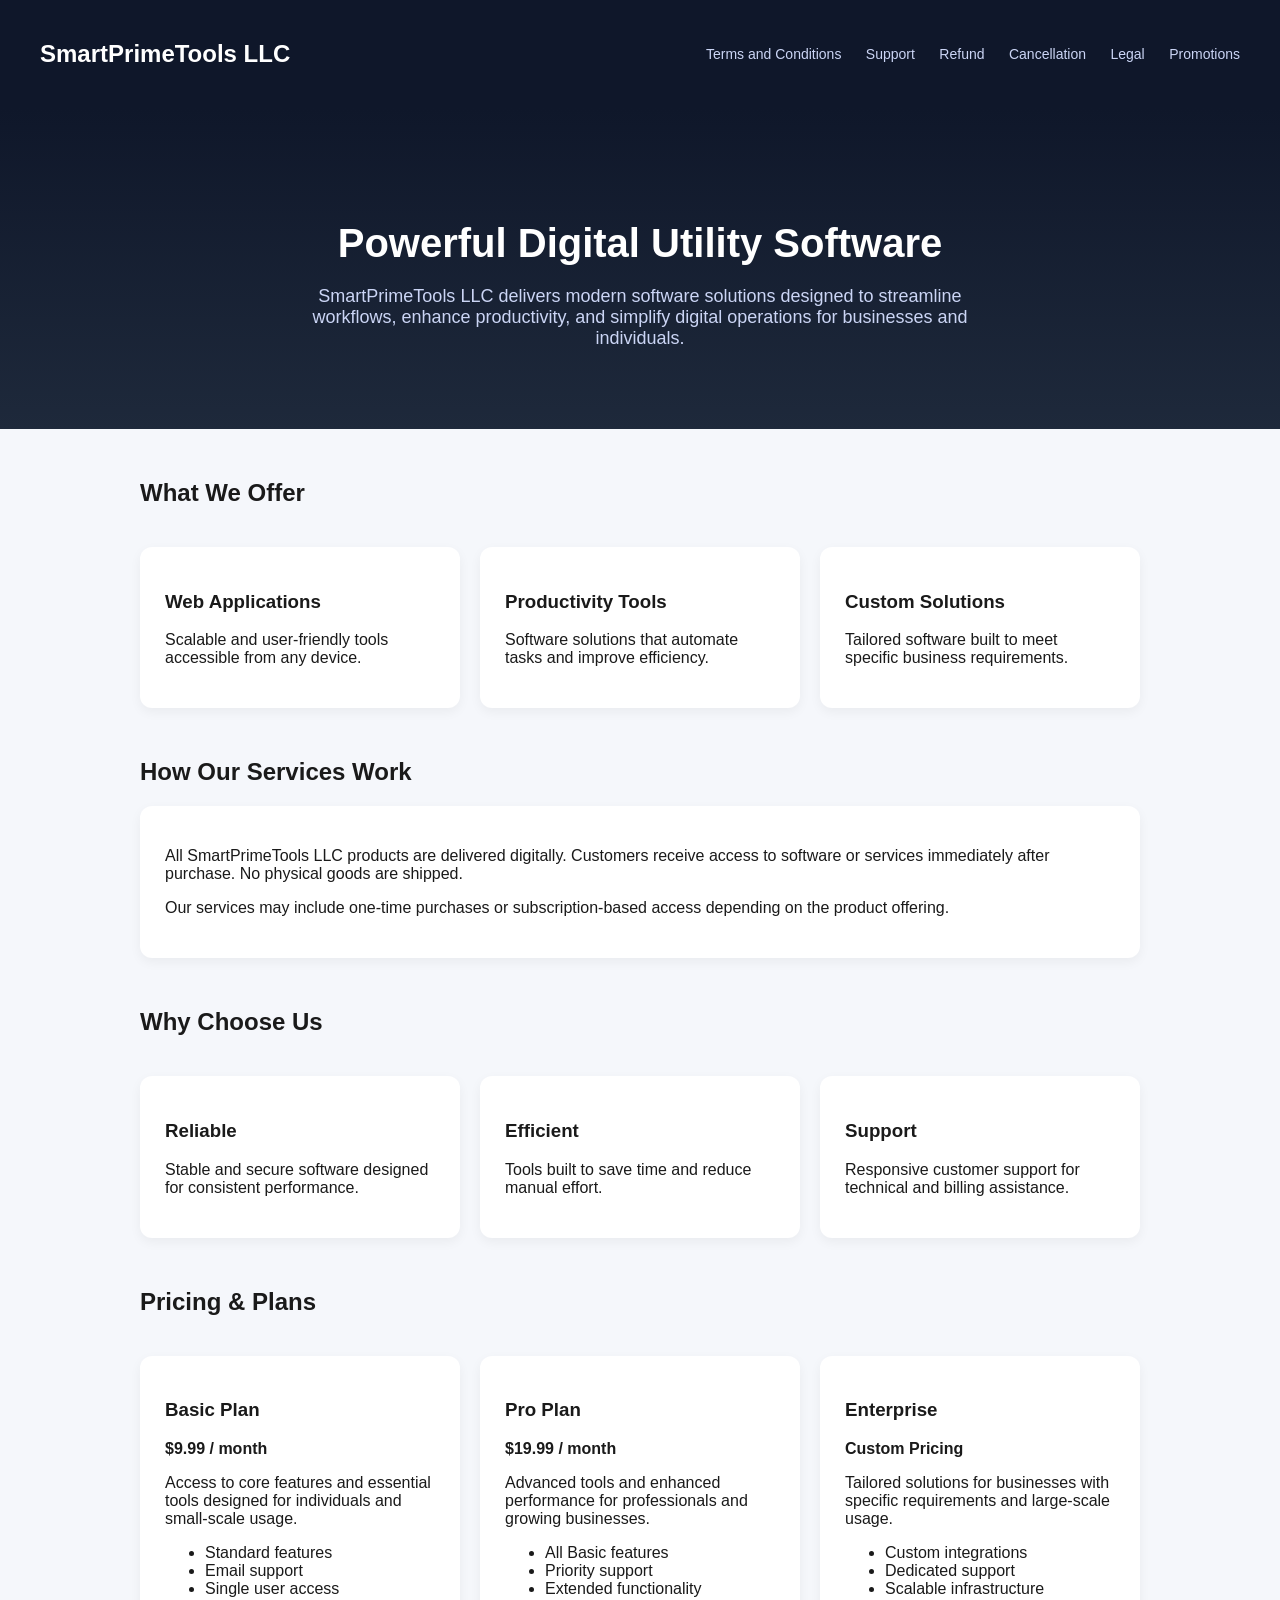
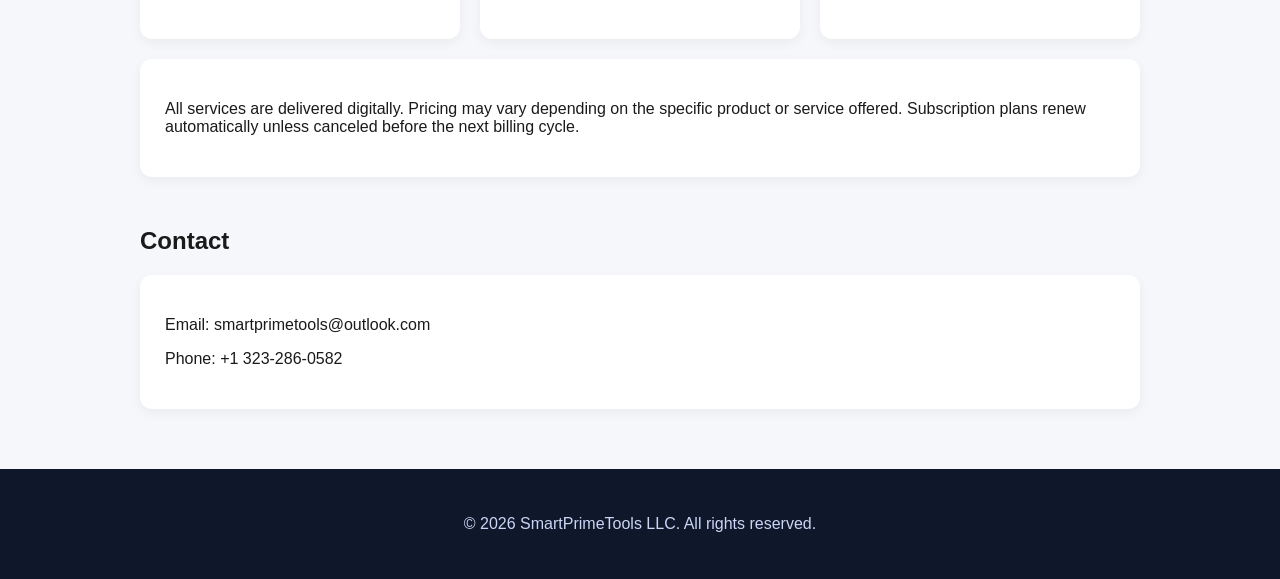
<file: index.html>
<!doctype html>
<html lang="en">
  <head>
    <meta charset="UTF-8" />
    <meta name="viewport" content="width=device-width, initial-scale=1.0" />
    <title>SmartPrimeTools LLC</title>

    <style>
      body {
        margin: 0;
        font-family:
          -apple-system, BlinkMacSystemFont, "Segoe UI", Roboto, Arial;
        background: #f5f7fb;
        color: #1a1a1a;
      }

      /* HEADER */
      header {
        background: #0f172a;
        color: white;
        padding: 20px 40px;
        display: flex;
        justify-content: space-between;
        align-items: center;
      }

      nav a {
        color: #cbd5f5;
        margin-left: 20px;
        text-decoration: none;
        font-size: 14px;
      }

      nav a:hover {
        color: white;
      }

      /* HERO */
      .hero {
        padding: 80px 40px;
        text-align: center;
        background: linear-gradient(to bottom, #0f172a, #1e293b);
        color: white;
      }

      .hero h1 {
        font-size: 40px;
        margin-bottom: 20px;
      }

      .hero p {
        font-size: 18px;
        max-width: 700px;
        margin: auto;
        color: #cbd5f5;
      }

      /* SECTIONS */
      .section {
        max-width: 1000px;
        margin: 50px auto;
        padding: 0 20px;
      }

      .card {
        background: white;
        padding: 25px;
        border-radius: 12px;
        margin-top: 20px;
        box-shadow: 0 4px 12px rgba(0, 0, 0, 0.05);
      }

      /* GRID */
      .grid {
        display: grid;
        grid-template-columns: repeat(auto-fit, minmax(250px, 1fr));
        gap: 20px;
      }

      /* FOOTER */
      footer {
        background: #0f172a;
        color: #cbd5f5;
        text-align: center;
        padding: 30px;
        margin-top: 60px;
      }
    </style>
  </head>
  <body>
    <header>
      <h2>SmartPrimeTools LLC</h2>
      <nav>
        <a href="terms.html">Terms and Conditions</a>
        <a href="support.html">Support</a>
        <a href="refund.html">Refund</a>
        <a href="cancellation.html">Cancellation</a>
        <a href="legal.html">Legal</a>
        <a href="promotions.html">Promotions</a>
      </nav>
    </header>

    <section class="hero">
      <h1>Powerful Digital Utility Software</h1>
      <p>
        SmartPrimeTools LLC delivers modern software solutions designed to
        streamline workflows, enhance productivity, and simplify digital
        operations for businesses and individuals.
      </p>
    </section>

    <section class="section">
      <h2>What We Offer</h2>

      <div class="grid">
        <div class="card">
          <h3>Web Applications</h3>
          <p>Scalable and user-friendly tools accessible from any device.</p>
        </div>

        <div class="card">
          <h3>Productivity Tools</h3>
          <p>Software solutions that automate tasks and improve efficiency.</p>
        </div>

        <div class="card">
          <h3>Custom Solutions</h3>
          <p>Tailored software built to meet specific business requirements.</p>
        </div>
      </div>
    </section>

    <section class="section">
      <h2>How Our Services Work</h2>
      <div class="card">
        <p>
          All SmartPrimeTools LLC products are delivered digitally. Customers
          receive access to software or services immediately after purchase. No
          physical goods are shipped.
        </p>
        <p>
          Our services may include one-time purchases or subscription-based
          access depending on the product offering.
        </p>
      </div>
    </section>

    <section class="section">
      <h2>Why Choose Us</h2>
      <div class="grid">
        <div class="card">
          <h3>Reliable</h3>
          <p>Stable and secure software designed for consistent performance.</p>
        </div>

        <div class="card">
          <h3>Efficient</h3>
          <p>Tools built to save time and reduce manual effort.</p>
        </div>

        <div class="card">
          <h3>Support</h3>
          <p>
            Responsive customer support for technical and billing assistance.
          </p>
        </div>
      </div>
    </section>

    <section class="section">
      <h2>Pricing & Plans</h2>

      <div class="grid">
        <div class="card">
          <h3>Basic Plan</h3>
          <p><strong>$9.99 / month</strong></p>
          <p>
            Access to core features and essential tools designed for individuals
            and small-scale usage.
          </p>
          <ul>
            <li>Standard features</li>
            <li>Email support</li>
            <li>Single user access</li>
          </ul>
        </div>

        <div class="card">
          <h3>Pro Plan</h3>
          <p><strong>$19.99 / month</strong></p>
          <p>
            Advanced tools and enhanced performance for professionals and
            growing businesses.
          </p>
          <ul>
            <li>All Basic features</li>
            <li>Priority support</li>
            <li>Extended functionality</li>
          </ul>
        </div>

        <div class="card">
          <h3>Enterprise</h3>
          <p><strong>Custom Pricing</strong></p>
          <p>
            Tailored solutions for businesses with specific requirements and
            large-scale usage.
          </p>
          <ul>
            <li>Custom integrations</li>
            <li>Dedicated support</li>
            <li>Scalable infrastructure</li>
          </ul>
        </div>
      </div>

      <div class="card" style="margin-top: 20px">
        <p>
          All services are delivered digitally. Pricing may vary depending on
          the specific product or service offered. Subscription plans renew
          automatically unless canceled before the next billing cycle.
        </p>
      </div>
    </section>

    <section class="section">
      <h2>Contact</h2>
      <div class="card">
        <p>Email: smartprimetools@outlook.com</p>
        <p>Phone: +1 323-286-0582</p>
      </div>
    </section>

    <footer>
      <p>© 2026 SmartPrimeTools LLC. All rights reserved.</p>
    </footer>
  </body>
</html>
</file>
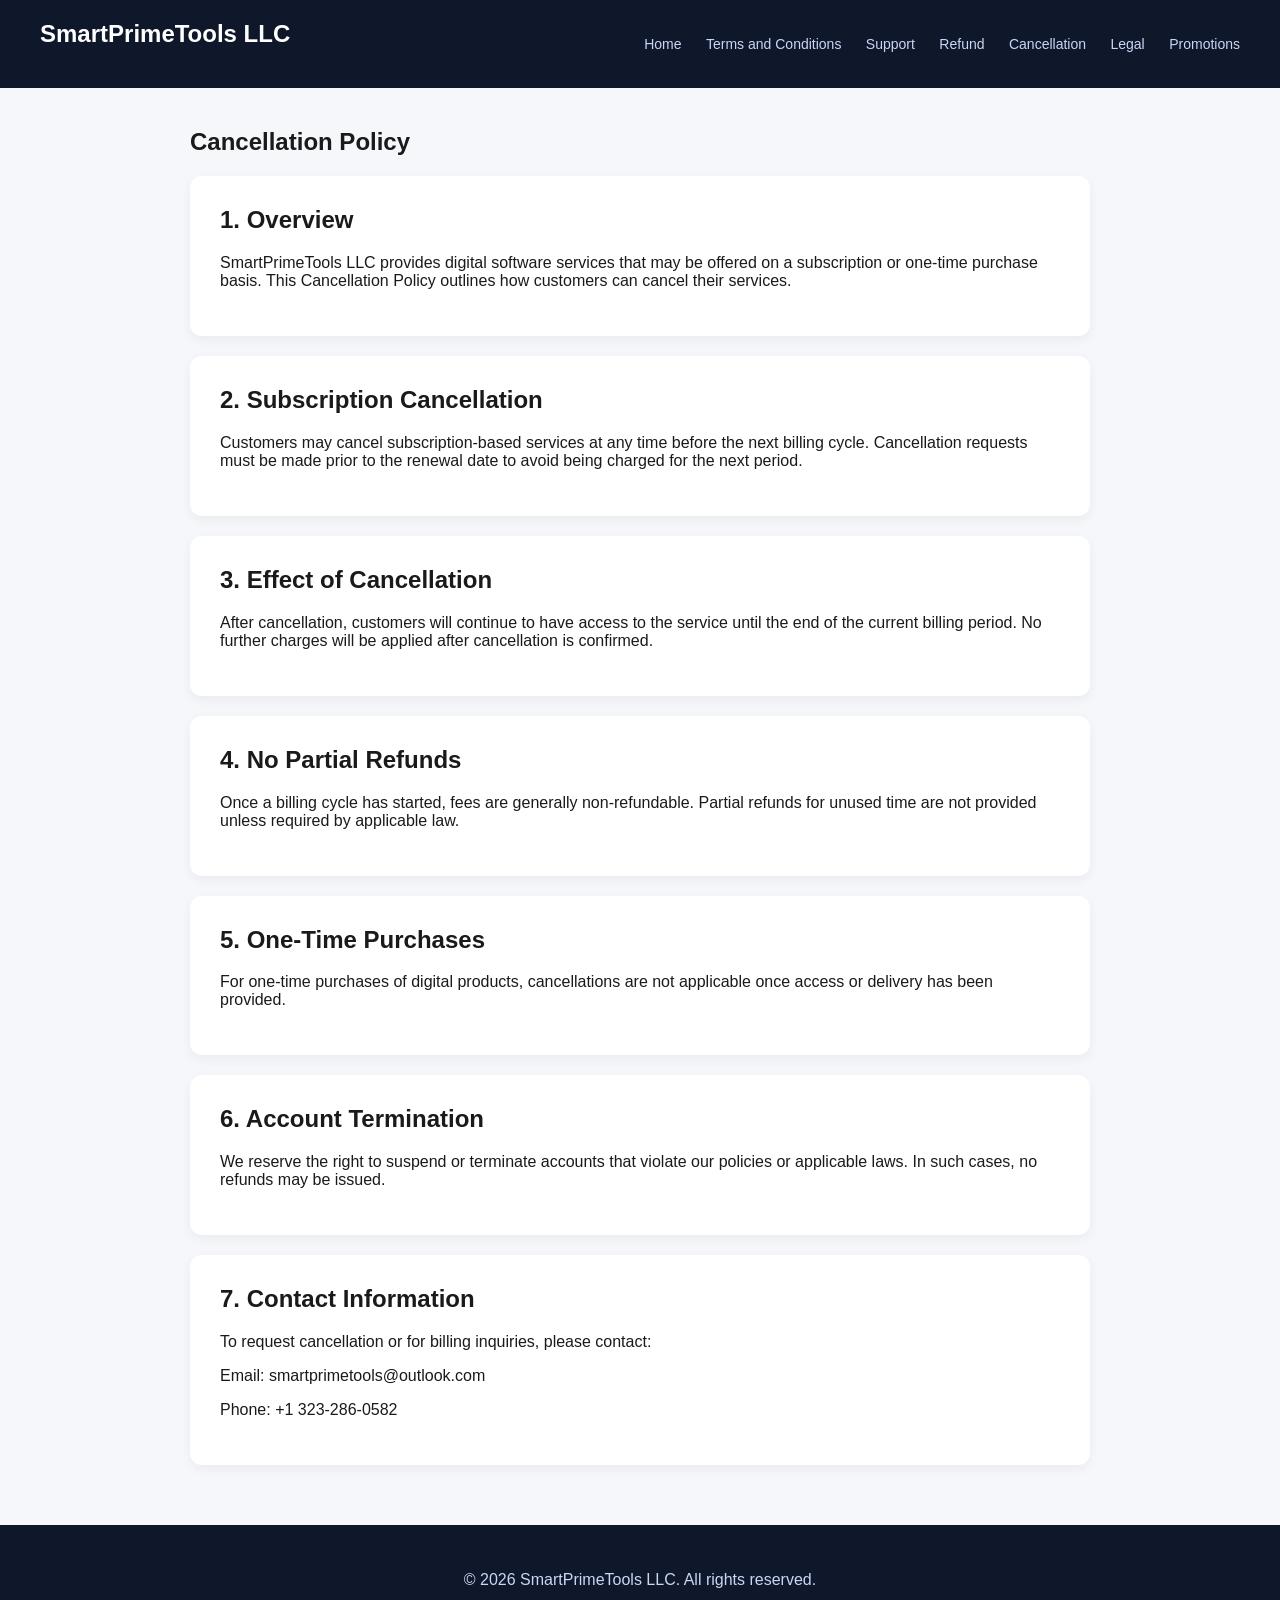
<file: cancellation.html>
<!doctype html>
<html lang="en">
  <head>
    <meta charset="UTF-8" />
    <meta name="viewport" content="width=device-width, initial-scale=1.0" />
    <title>Cancellation Policy - SmartPrimeTools LLC</title>

    <style>
      body {
        margin: 0;
        font-family:
          -apple-system, BlinkMacSystemFont, "Segoe UI", Roboto, Arial;
        background: #f5f7fb;
        color: #1a1a1a;
      }

      header {
        background: #0f172a;
        color: white;
        padding: 20px 40px;
        display: flex;
        justify-content: space-between;
        align-items: center;
      }

      nav a {
        color: #cbd5f5;
        margin-left: 20px;
        text-decoration: none;
        font-size: 14px;
      }

      nav a:hover {
        color: white;
      }

      .section {
        max-width: 900px;
        margin: 40px auto;
        padding: 0 20px;
      }

      .card {
        background: white;
        padding: 30px;
        border-radius: 12px;
        margin-top: 20px;
        box-shadow: 0 4px 12px rgba(0, 0, 0, 0.05);
      }

      h1,
      h2 {
        margin-top: 0;
      }

      footer {
        background: #0f172a;
        color: #cbd5f5;
        text-align: center;
        padding: 30px;
        margin-top: 60px;
      }
    </style>
  </head>
  <body>
    <header>
      <h2>SmartPrimeTools LLC</h2>
      <nav>
        <a href="index.html">Home</a>
        <a href="terms.html">Terms and Conditions</a>
        <a href="support.html">Support</a>
        <a href="refund.html">Refund</a>
        <a href="cancellation.html">Cancellation</a>
        <a href="legal.html">Legal</a>
        <a href="promotions.html">Promotions</a>
      </nav>
    </header>

    <section class="section">
      <h1>Cancellation Policy</h1>

      <div class="card">
        <h2>1. Overview</h2>
        <p>
          SmartPrimeTools LLC provides digital software services that may be
          offered on a subscription or one-time purchase basis. This
          Cancellation Policy outlines how customers can cancel their services.
        </p>
      </div>

      <div class="card">
        <h2>2. Subscription Cancellation</h2>
        <p>
          Customers may cancel subscription-based services at any time before
          the next billing cycle. Cancellation requests must be made prior to
          the renewal date to avoid being charged for the next period.
        </p>
      </div>

      <div class="card">
        <h2>3. Effect of Cancellation</h2>
        <p>
          After cancellation, customers will continue to have access to the
          service until the end of the current billing period. No further
          charges will be applied after cancellation is confirmed.
        </p>
      </div>

      <div class="card">
        <h2>4. No Partial Refunds</h2>
        <p>
          Once a billing cycle has started, fees are generally non-refundable.
          Partial refunds for unused time are not provided unless required by
          applicable law.
        </p>
      </div>

      <div class="card">
        <h2>5. One-Time Purchases</h2>
        <p>
          For one-time purchases of digital products, cancellations are not
          applicable once access or delivery has been provided.
        </p>
      </div>

      <div class="card">
        <h2>6. Account Termination</h2>
        <p>
          We reserve the right to suspend or terminate accounts that violate our
          policies or applicable laws. In such cases, no refunds may be issued.
        </p>
      </div>

      <div class="card">
        <h2>7. Contact Information</h2>
        <p>To request cancellation or for billing inquiries, please contact:</p>
        <p>Email: smartprimetools@outlook.com</p>
        <p>Phone: +1 323-286-0582</p>
      </div>
    </section>

    <footer>
      <p>© 2026 SmartPrimeTools LLC. All rights reserved.</p>
    </footer>
  </body>
</html>
</file>
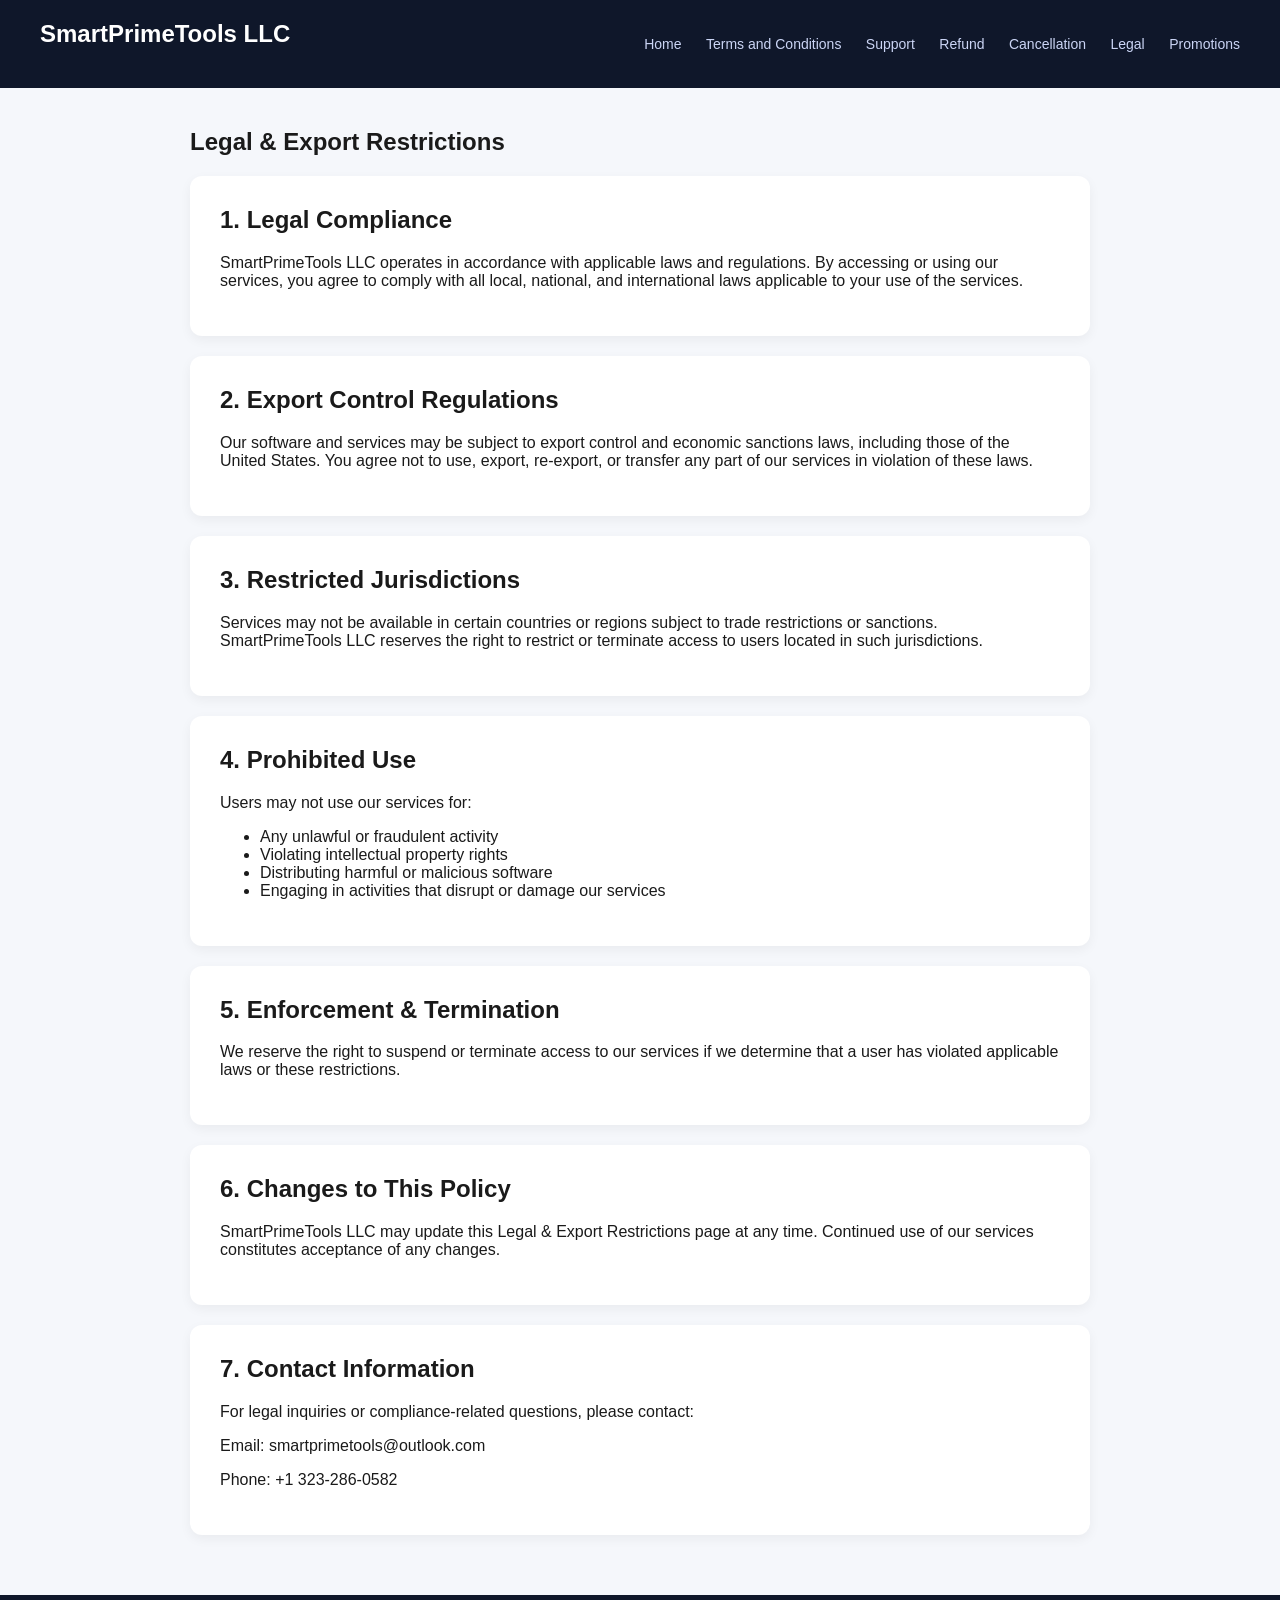
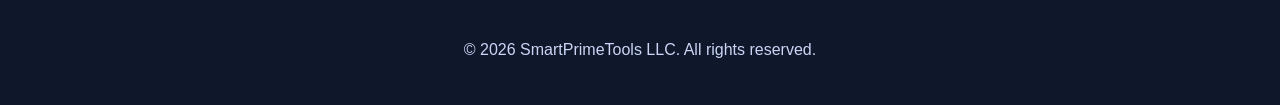
<file: legal.html>
<!doctype html>
<html lang="en">
  <head>
    <meta charset="UTF-8" />
    <meta name="viewport" content="width=device-width, initial-scale=1.0" />
    <title>Legal & Export Restrictions - SmartPrimeTools LLC</title>

    <style>
      body {
        margin: 0;
        font-family:
          -apple-system, BlinkMacSystemFont, "Segoe UI", Roboto, Arial;
        background: #f5f7fb;
        color: #1a1a1a;
      }

      header {
        background: #0f172a;
        color: white;
        padding: 20px 40px;
        display: flex;
        justify-content: space-between;
        align-items: center;
      }

      nav a {
        color: #cbd5f5;
        margin-left: 20px;
        text-decoration: none;
        font-size: 14px;
      }

      nav a:hover {
        color: white;
      }

      .section {
        max-width: 900px;
        margin: 40px auto;
        padding: 0 20px;
      }

      .card {
        background: white;
        padding: 30px;
        border-radius: 12px;
        margin-top: 20px;
        box-shadow: 0 4px 12px rgba(0, 0, 0, 0.05);
      }

      h1,
      h2 {
        margin-top: 0;
      }

      footer {
        background: #0f172a;
        color: #cbd5f5;
        text-align: center;
        padding: 30px;
        margin-top: 60px;
      }
    </style>
  </head>
  <body>
    <header>
      <h2>SmartPrimeTools LLC</h2>
      <nav>
        <a href="index.html">Home</a>
        <a href="terms.html">Terms and Conditions</a>
        <a href="support.html">Support</a>
        <a href="refund.html">Refund</a>
        <a href="cancellation.html">Cancellation</a>
        <a href="legal.html">Legal</a>
        <a href="promotions.html">Promotions</a>
      </nav>
    </header>

    <section class="section">
      <h1>Legal & Export Restrictions</h1>

      <div class="card">
        <h2>1. Legal Compliance</h2>
        <p>
          SmartPrimeTools LLC operates in accordance with applicable laws and
          regulations. By accessing or using our services, you agree to comply
          with all local, national, and international laws applicable to your
          use of the services.
        </p>
      </div>

      <div class="card">
        <h2>2. Export Control Regulations</h2>
        <p>
          Our software and services may be subject to export control and
          economic sanctions laws, including those of the United States. You
          agree not to use, export, re-export, or transfer any part of our
          services in violation of these laws.
        </p>
      </div>

      <div class="card">
        <h2>3. Restricted Jurisdictions</h2>
        <p>
          Services may not be available in certain countries or regions subject
          to trade restrictions or sanctions. SmartPrimeTools LLC reserves the
          right to restrict or terminate access to users located in such
          jurisdictions.
        </p>
      </div>

      <div class="card">
        <h2>4. Prohibited Use</h2>
        <p>Users may not use our services for:</p>
        <ul>
          <li>Any unlawful or fraudulent activity</li>
          <li>Violating intellectual property rights</li>
          <li>Distributing harmful or malicious software</li>
          <li>Engaging in activities that disrupt or damage our services</li>
        </ul>
      </div>

      <div class="card">
        <h2>5. Enforcement & Termination</h2>
        <p>
          We reserve the right to suspend or terminate access to our services if
          we determine that a user has violated applicable laws or these
          restrictions.
        </p>
      </div>

      <div class="card">
        <h2>6. Changes to This Policy</h2>
        <p>
          SmartPrimeTools LLC may update this Legal & Export Restrictions page
          at any time. Continued use of our services constitutes acceptance of
          any changes.
        </p>
      </div>

      <div class="card">
        <h2>7. Contact Information</h2>
        <p>
          For legal inquiries or compliance-related questions, please contact:
        </p>
        <p>Email: smartprimetools@outlook.com</p>
        <p>Phone: +1 323-286-0582</p>
      </div>
    </section>

    <footer>
      <p>© 2026 SmartPrimeTools LLC. All rights reserved.</p>
    </footer>
  </body>
</html>
</file>
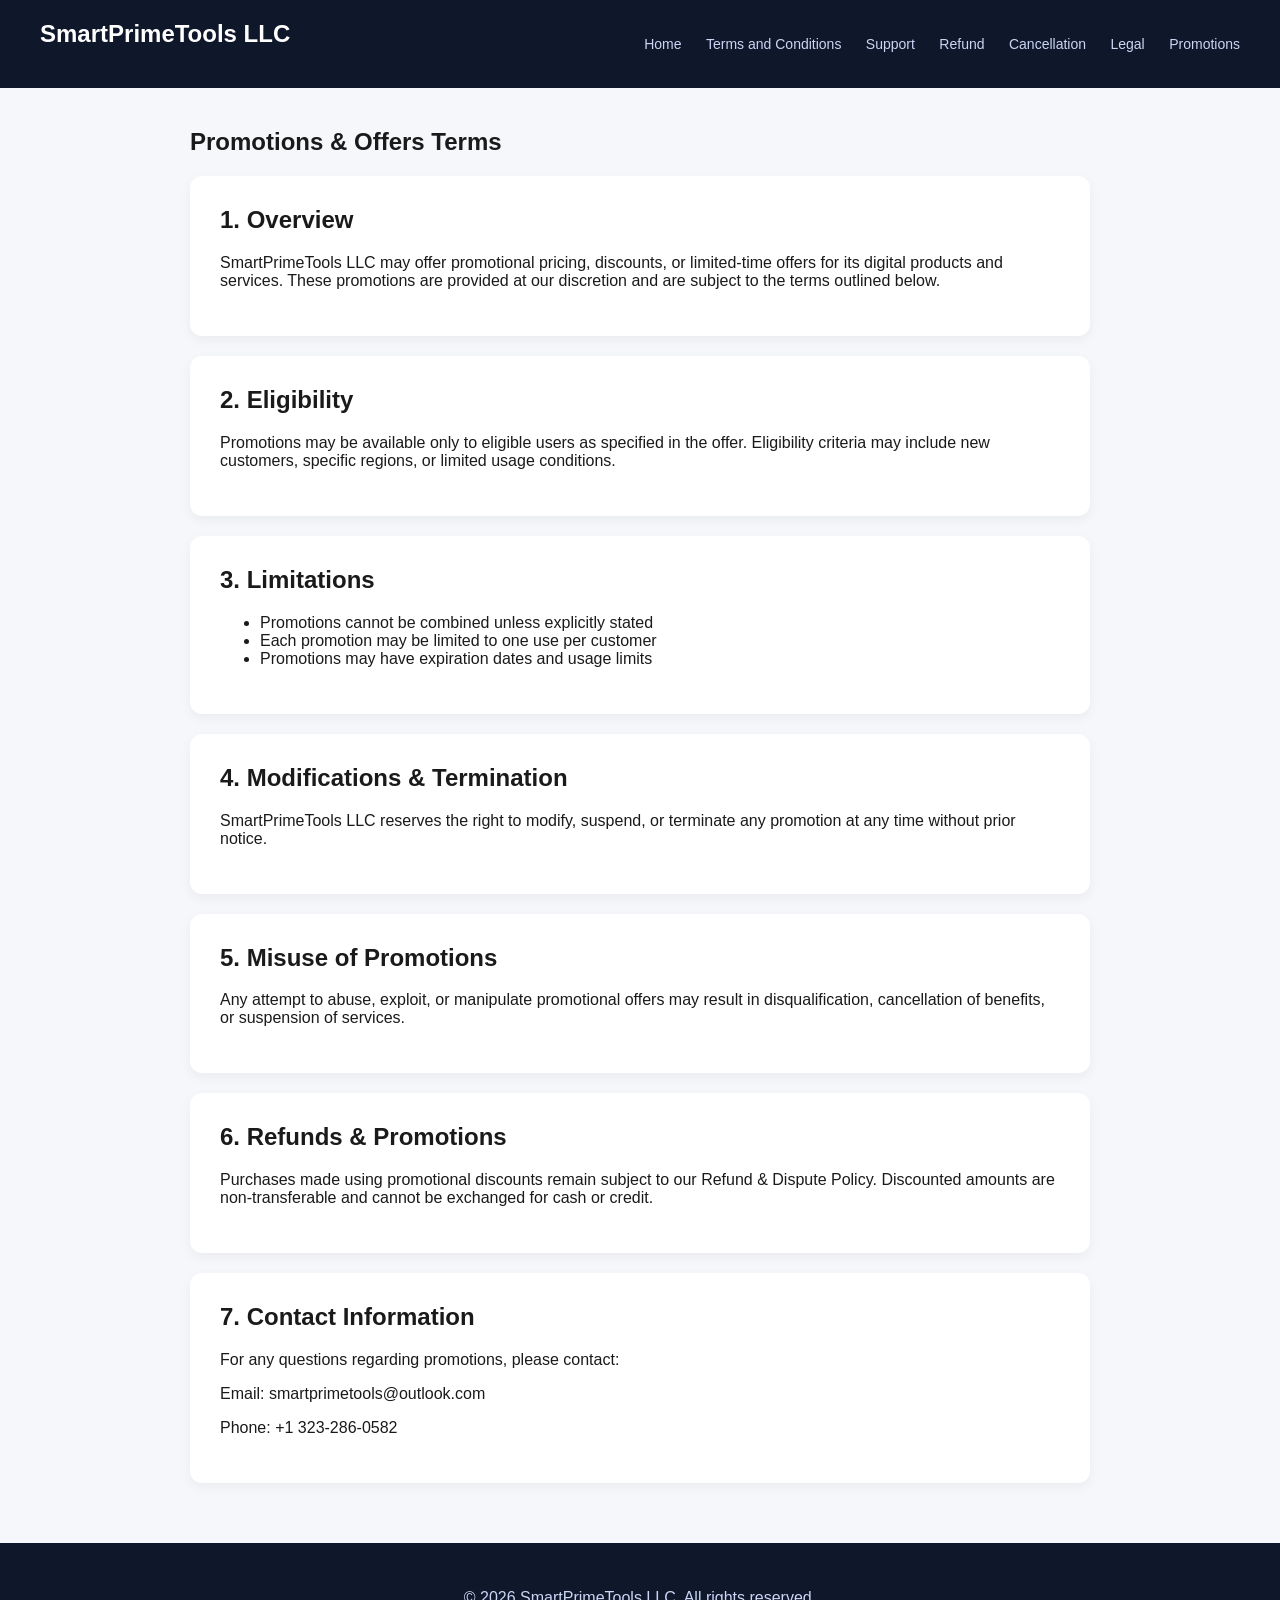
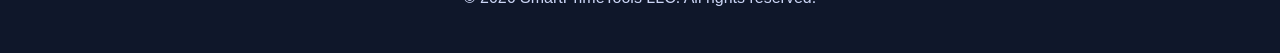
<file: promotions.html>
<!doctype html>
<html lang="en">
  <head>
    <meta charset="UTF-8" />
    <meta name="viewport" content="width=device-width, initial-scale=1.0" />
    <title>Promotions Terms - SmartPrimeTools LLC</title>

    <style>
      body {
        margin: 0;
        font-family:
          -apple-system, BlinkMacSystemFont, "Segoe UI", Roboto, Arial;
        background: #f5f7fb;
        color: #1a1a1a;
      }

      header {
        background: #0f172a;
        color: white;
        padding: 20px 40px;
        display: flex;
        justify-content: space-between;
        align-items: center;
      }

      nav a {
        color: #cbd5f5;
        margin-left: 20px;
        text-decoration: none;
        font-size: 14px;
      }

      nav a:hover {
        color: white;
      }

      .section {
        max-width: 900px;
        margin: 40px auto;
        padding: 0 20px;
      }

      .card {
        background: white;
        padding: 30px;
        border-radius: 12px;
        margin-top: 20px;
        box-shadow: 0 4px 12px rgba(0, 0, 0, 0.05);
      }

      h1,
      h2 {
        margin-top: 0;
      }

      footer {
        background: #0f172a;
        color: #cbd5f5;
        text-align: center;
        padding: 30px;
        margin-top: 60px;
      }
    </style>
  </head>
  <body>
    <header>
      <h2>SmartPrimeTools LLC</h2>
      <nav>
        <a href="index.html">Home</a>
        <a href="terms.html">Terms and Conditions</a>
        <a href="support.html">Support</a>
        <a href="refund.html">Refund</a>
        <a href="cancellation.html">Cancellation</a>
        <a href="legal.html">Legal</a>
        <a href="promotions.html">Promotions</a>
      </nav>
    </header>

    <section class="section">
      <h1>Promotions & Offers Terms</h1>

      <div class="card">
        <h2>1. Overview</h2>
        <p>
          SmartPrimeTools LLC may offer promotional pricing, discounts, or
          limited-time offers for its digital products and services. These
          promotions are provided at our discretion and are subject to the terms
          outlined below.
        </p>
      </div>

      <div class="card">
        <h2>2. Eligibility</h2>
        <p>
          Promotions may be available only to eligible users as specified in the
          offer. Eligibility criteria may include new customers, specific
          regions, or limited usage conditions.
        </p>
      </div>

      <div class="card">
        <h2>3. Limitations</h2>
        <ul>
          <li>Promotions cannot be combined unless explicitly stated</li>
          <li>Each promotion may be limited to one use per customer</li>
          <li>Promotions may have expiration dates and usage limits</li>
        </ul>
      </div>

      <div class="card">
        <h2>4. Modifications & Termination</h2>
        <p>
          SmartPrimeTools LLC reserves the right to modify, suspend, or
          terminate any promotion at any time without prior notice.
        </p>
      </div>

      <div class="card">
        <h2>5. Misuse of Promotions</h2>
        <p>
          Any attempt to abuse, exploit, or manipulate promotional offers may
          result in disqualification, cancellation of benefits, or suspension of
          services.
        </p>
      </div>

      <div class="card">
        <h2>6. Refunds & Promotions</h2>
        <p>
          Purchases made using promotional discounts remain subject to our
          Refund & Dispute Policy. Discounted amounts are non-transferable and
          cannot be exchanged for cash or credit.
        </p>
      </div>

      <div class="card">
        <h2>7. Contact Information</h2>
        <p>For any questions regarding promotions, please contact:</p>
        <p>Email: smartprimetools@outlook.com</p>
        <p>Phone: +1 323-286-0582</p>
      </div>
    </section>

    <footer>
      <p>© 2026 SmartPrimeTools LLC. All rights reserved.</p>
    </footer>
  </body>
</html>
</file>
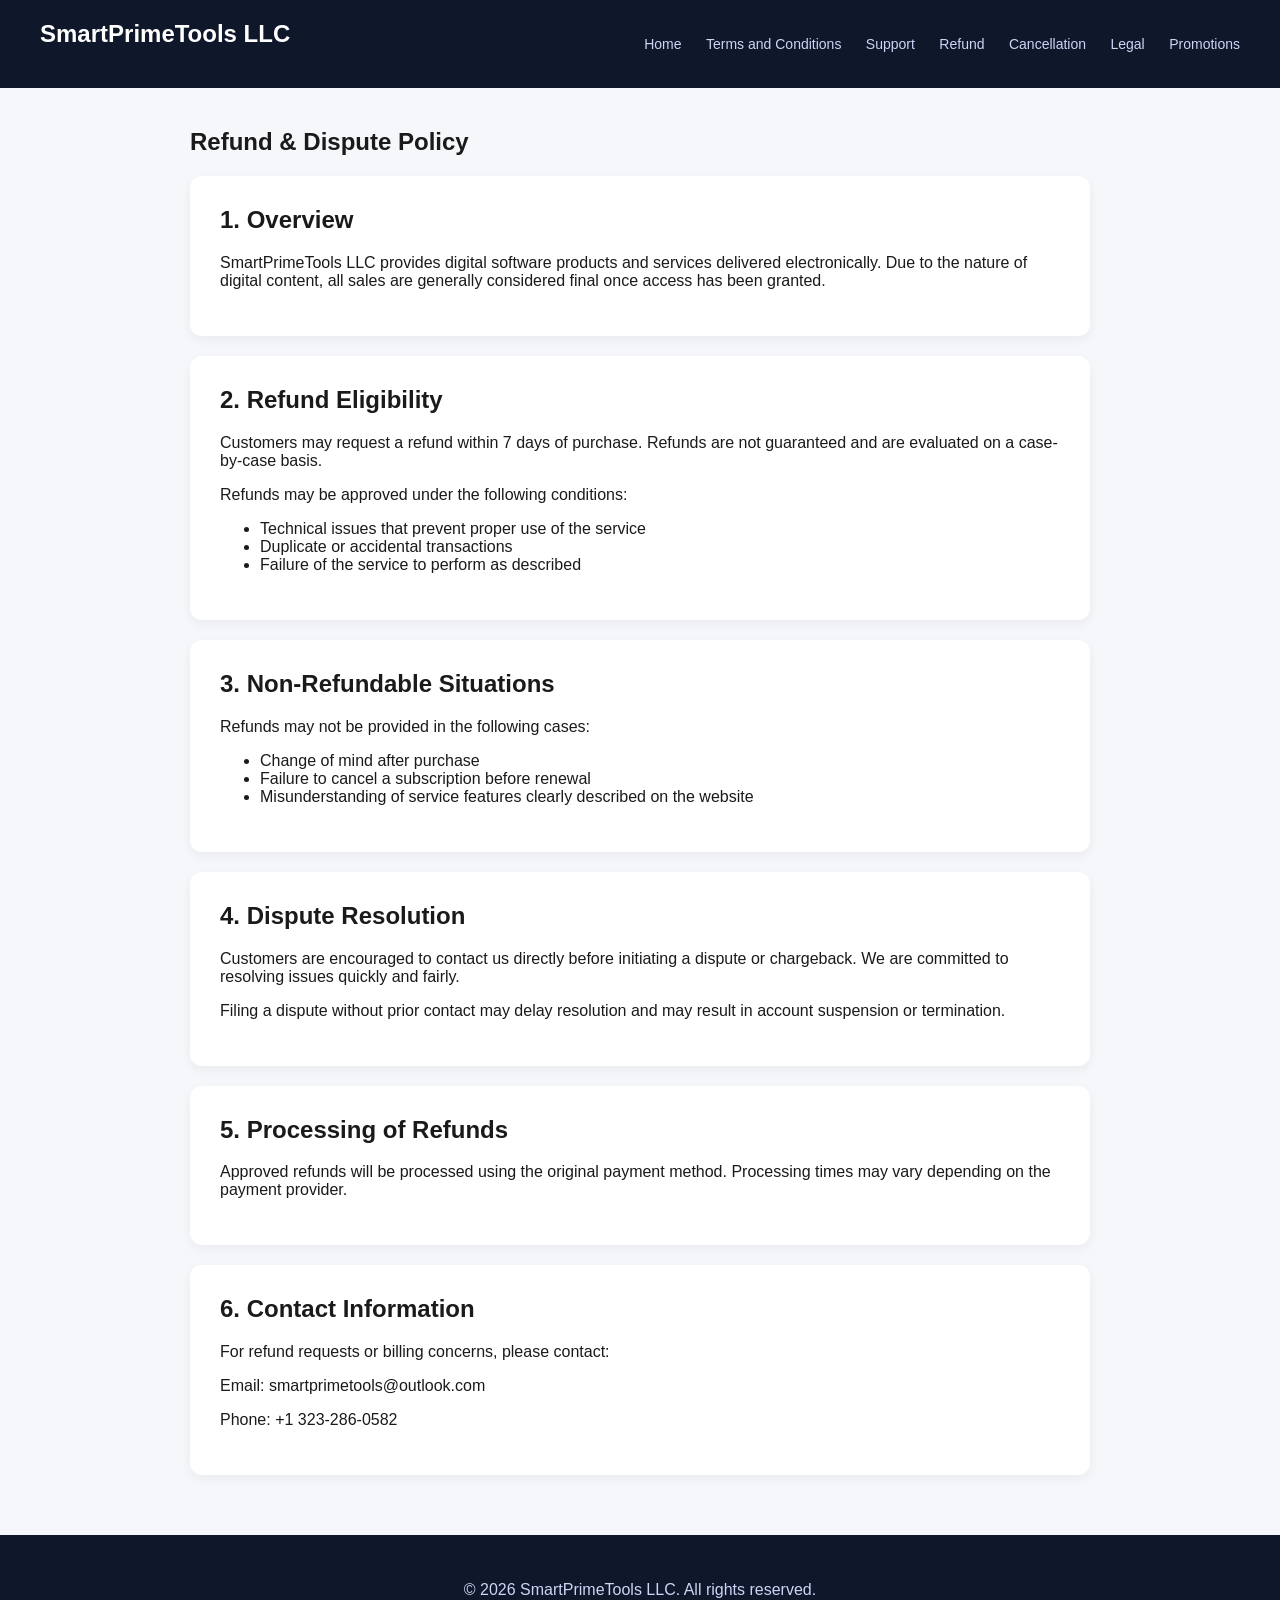
<file: refund.html>
<!doctype html>
<html lang="en">
  <head>
    <meta charset="UTF-8" />
    <meta name="viewport" content="width=device-width, initial-scale=1.0" />
    <title>Refund & Dispute Policy - SmartPrimeTools LLC</title>

    <style>
      body {
        margin: 0;
        font-family:
          -apple-system, BlinkMacSystemFont, "Segoe UI", Roboto, Arial;
        background: #f5f7fb;
        color: #1a1a1a;
      }

      header {
        background: #0f172a;
        color: white;
        padding: 20px 40px;
        display: flex;
        justify-content: space-between;
        align-items: center;
      }

      nav a {
        color: #cbd5f5;
        margin-left: 20px;
        text-decoration: none;
        font-size: 14px;
      }

      nav a:hover {
        color: white;
      }

      .section {
        max-width: 900px;
        margin: 40px auto;
        padding: 0 20px;
      }

      .card {
        background: white;
        padding: 30px;
        border-radius: 12px;
        margin-top: 20px;
        box-shadow: 0 4px 12px rgba(0, 0, 0, 0.05);
      }

      h1,
      h2 {
        margin-top: 0;
      }

      footer {
        background: #0f172a;
        color: #cbd5f5;
        text-align: center;
        padding: 30px;
        margin-top: 60px;
      }
    </style>
  </head>
  <body>
    <header>
      <h2>SmartPrimeTools LLC</h2>
      <nav>
        <a href="index.html">Home</a>
        <a href="terms.html">Terms and Conditions</a>
        <a href="support.html">Support</a>
        <a href="refund.html">Refund</a>
        <a href="cancellation.html">Cancellation</a>
        <a href="legal.html">Legal</a>
        <a href="promotions.html">Promotions</a>
      </nav>
    </header>

    <section class="section">
      <h1>Refund & Dispute Policy</h1>

      <div class="card">
        <h2>1. Overview</h2>
        <p>
          SmartPrimeTools LLC provides digital software products and services
          delivered electronically. Due to the nature of digital content, all
          sales are generally considered final once access has been granted.
        </p>
      </div>

      <div class="card">
        <h2>2. Refund Eligibility</h2>
        <p>
          Customers may request a refund within 7 days of purchase. Refunds are
          not guaranteed and are evaluated on a case-by-case basis.
        </p>
        <p>Refunds may be approved under the following conditions:</p>
        <ul>
          <li>Technical issues that prevent proper use of the service</li>
          <li>Duplicate or accidental transactions</li>
          <li>Failure of the service to perform as described</li>
        </ul>
      </div>

      <div class="card">
        <h2>3. Non-Refundable Situations</h2>
        <p>Refunds may not be provided in the following cases:</p>
        <ul>
          <li>Change of mind after purchase</li>
          <li>Failure to cancel a subscription before renewal</li>
          <li>
            Misunderstanding of service features clearly described on the
            website
          </li>
        </ul>
      </div>

      <div class="card">
        <h2>4. Dispute Resolution</h2>
        <p>
          Customers are encouraged to contact us directly before initiating a
          dispute or chargeback. We are committed to resolving issues quickly
          and fairly.
        </p>
        <p>
          Filing a dispute without prior contact may delay resolution and may
          result in account suspension or termination.
        </p>
      </div>

      <div class="card">
        <h2>5. Processing of Refunds</h2>
        <p>
          Approved refunds will be processed using the original payment method.
          Processing times may vary depending on the payment provider.
        </p>
      </div>

      <div class="card">
        <h2>6. Contact Information</h2>
        <p>For refund requests or billing concerns, please contact:</p>
        <p>Email: smartprimetools@outlook.com</p>
        <p>Phone: +1 323-286-0582</p>
      </div>
    </section>

    <footer>
      <p>© 2026 SmartPrimeTools LLC. All rights reserved.</p>
    </footer>
  </body>
</html>
</file>
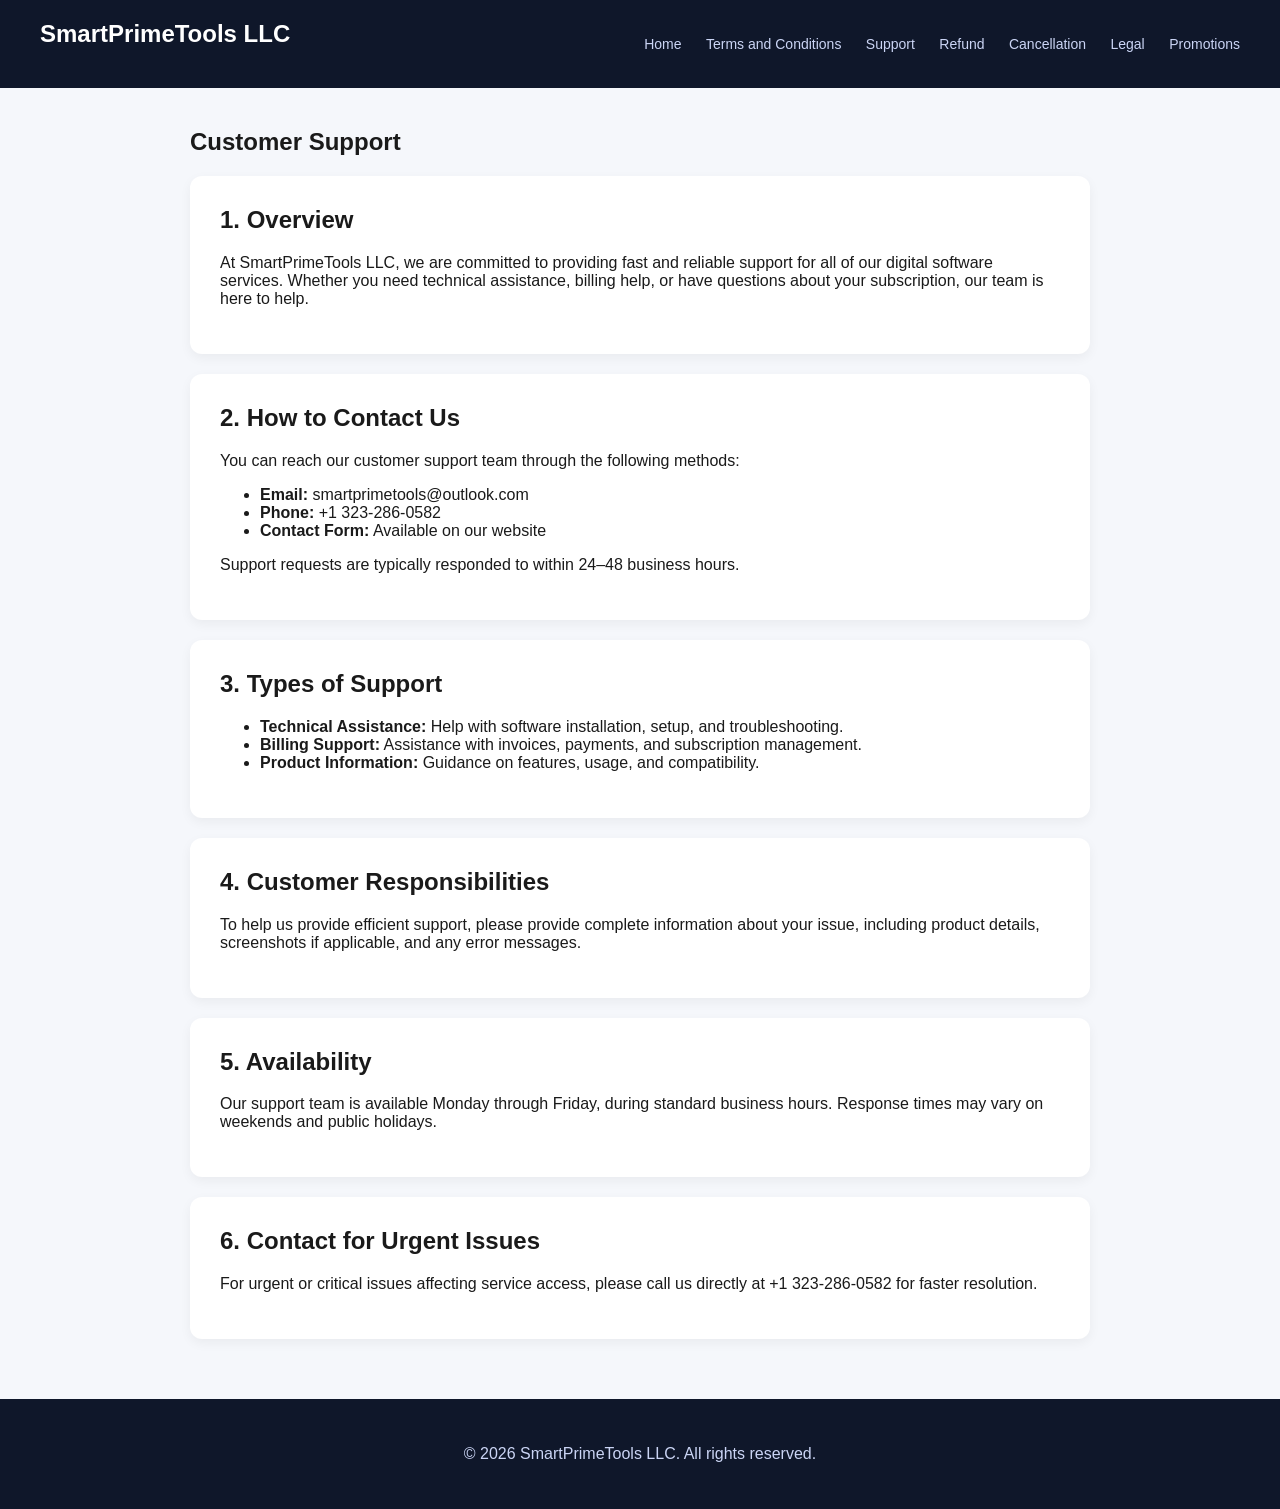
<file: support.html>
<!doctype html>
<html lang="en">
  <head>
    <meta charset="UTF-8" />
    <meta name="viewport" content="width=device-width, initial-scale=1.0" />
    <title>Customer Support - SmartPrimeTools LLC</title>

    <style>
      body {
        margin: 0;
        font-family:
          -apple-system, BlinkMacSystemFont, "Segoe UI", Roboto, Arial;
        background: #f5f7fb;
        color: #1a1a1a;
      }

      header {
        background: #0f172a;
        color: white;
        padding: 20px 40px;
        display: flex;
        justify-content: space-between;
        align-items: center;
      }

      nav a {
        color: #cbd5f5;
        margin-left: 20px;
        text-decoration: none;
        font-size: 14px;
      }

      nav a:hover {
        color: white;
      }

      .section {
        max-width: 900px;
        margin: 40px auto;
        padding: 0 20px;
      }

      .card {
        background: white;
        padding: 30px;
        border-radius: 12px;
        margin-top: 20px;
        box-shadow: 0 4px 12px rgba(0, 0, 0, 0.05);
      }

      h1,
      h2 {
        margin-top: 0;
      }

      footer {
        background: #0f172a;
        color: #cbd5f5;
        text-align: center;
        padding: 30px;
        margin-top: 60px;
      }
    </style>
  </head>
  <body>
    <header>
      <h2>SmartPrimeTools LLC</h2>
      <nav>
        <a href="index.html">Home</a>
        <a href="terms.html">Terms and Conditions</a>
        <a href="support.html">Support</a>
        <a href="refund.html">Refund</a>
        <a href="cancellation.html">Cancellation</a>
        <a href="legal.html">Legal</a>
        <a href="promotions.html">Promotions</a>
      </nav>
    </header>

    <section class="section">
      <h1>Customer Support</h1>

      <div class="card">
        <h2>1. Overview</h2>
        <p>
          At SmartPrimeTools LLC, we are committed to providing fast and
          reliable support for all of our digital software services. Whether you
          need technical assistance, billing help, or have questions about your
          subscription, our team is here to help.
        </p>
      </div>

      <div class="card">
        <h2>2. How to Contact Us</h2>
        <p>
          You can reach our customer support team through the following methods:
        </p>
        <ul>
          <li><strong>Email:</strong> smartprimetools@outlook.com</li>
          <li><strong>Phone:</strong> +1 323-286-0582</li>
          <li><strong>Contact Form:</strong> Available on our website</li>
        </ul>
        <p>
          Support requests are typically responded to within 24–48 business
          hours.
        </p>
      </div>

      <div class="card">
        <h2>3. Types of Support</h2>
        <ul>
          <li>
            <strong>Technical Assistance:</strong> Help with software
            installation, setup, and troubleshooting.
          </li>
          <li>
            <strong>Billing Support:</strong> Assistance with invoices,
            payments, and subscription management.
          </li>
          <li>
            <strong>Product Information:</strong> Guidance on features, usage,
            and compatibility.
          </li>
        </ul>
      </div>

      <div class="card">
        <h2>4. Customer Responsibilities</h2>
        <p>
          To help us provide efficient support, please provide complete
          information about your issue, including product details, screenshots
          if applicable, and any error messages.
        </p>
      </div>

      <div class="card">
        <h2>5. Availability</h2>
        <p>
          Our support team is available Monday through Friday, during standard
          business hours. Response times may vary on weekends and public
          holidays.
        </p>
      </div>

      <div class="card">
        <h2>6. Contact for Urgent Issues</h2>
        <p>
          For urgent or critical issues affecting service access, please call us
          directly at +1 323-286-0582 for faster resolution.
        </p>
      </div>
    </section>

    <footer>
      <p>© 2026 SmartPrimeTools LLC. All rights reserved.</p>
    </footer>
  </body>
</html>
</file>
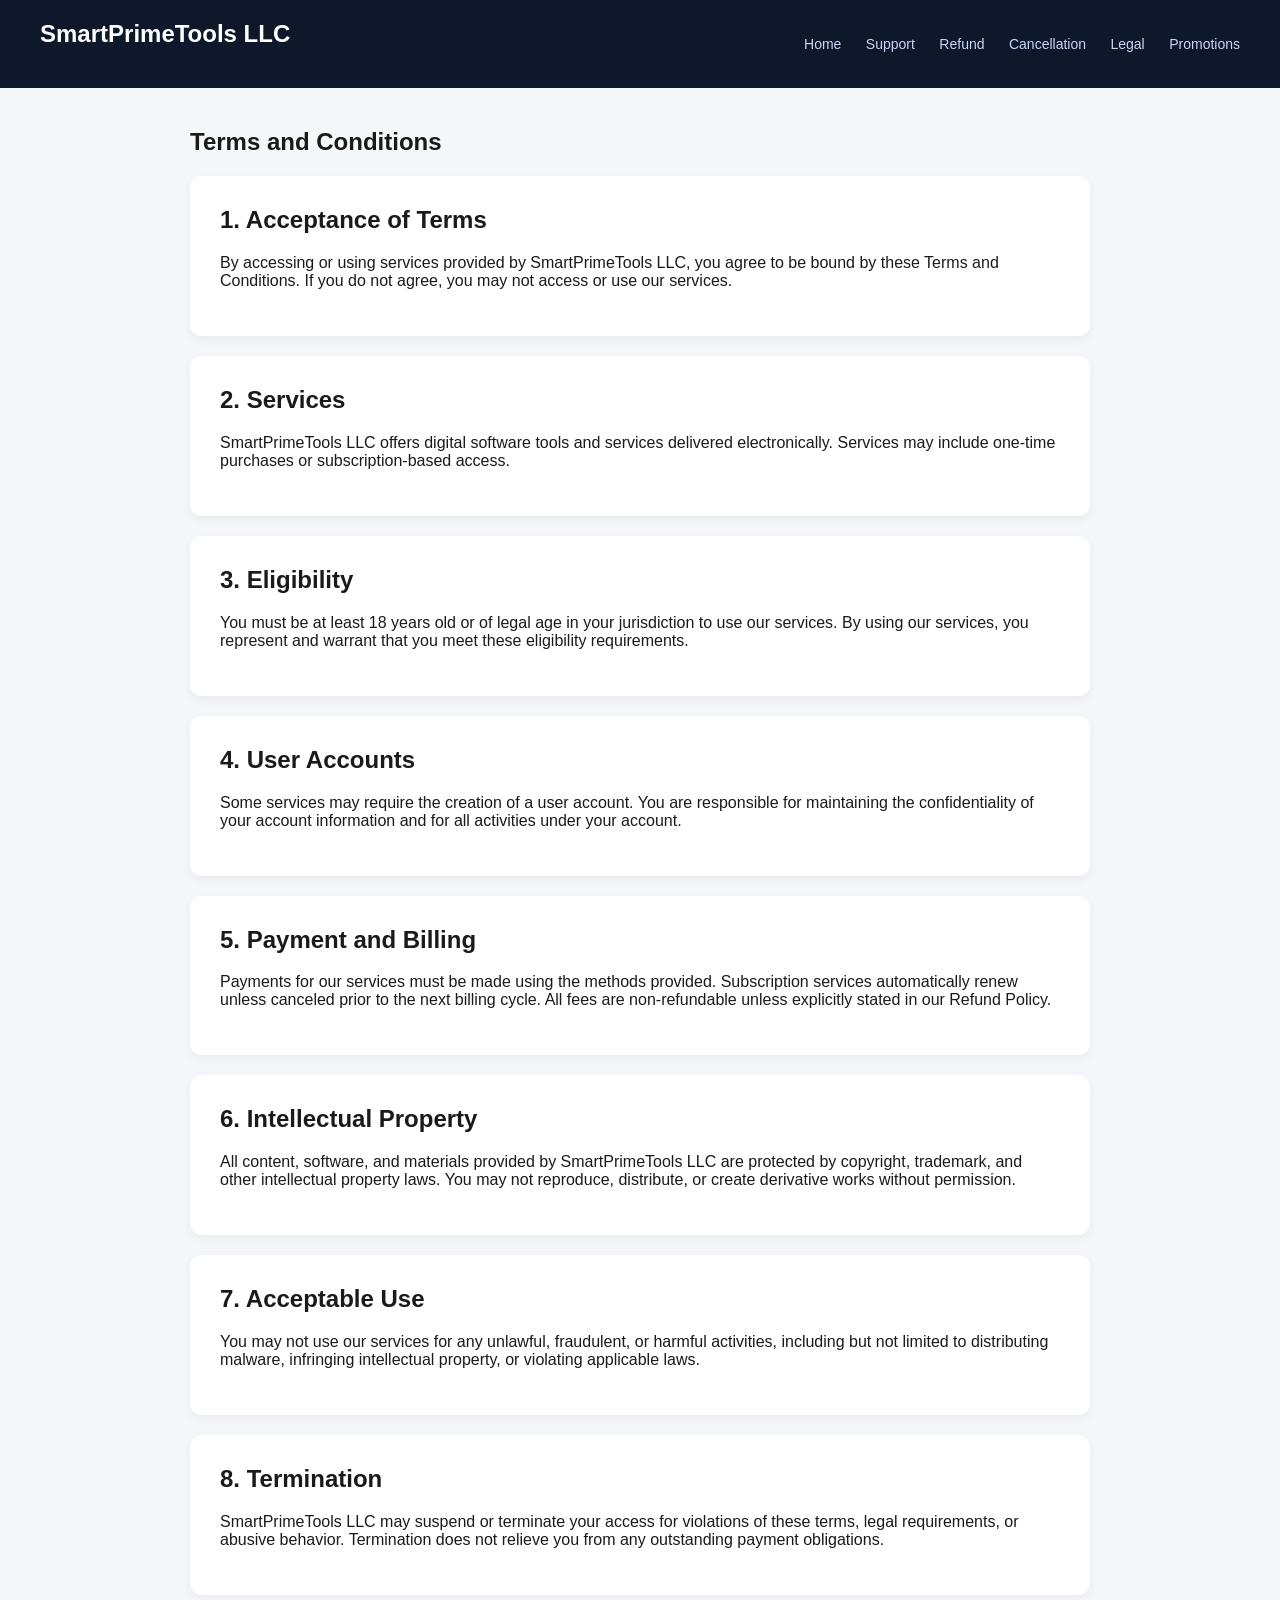
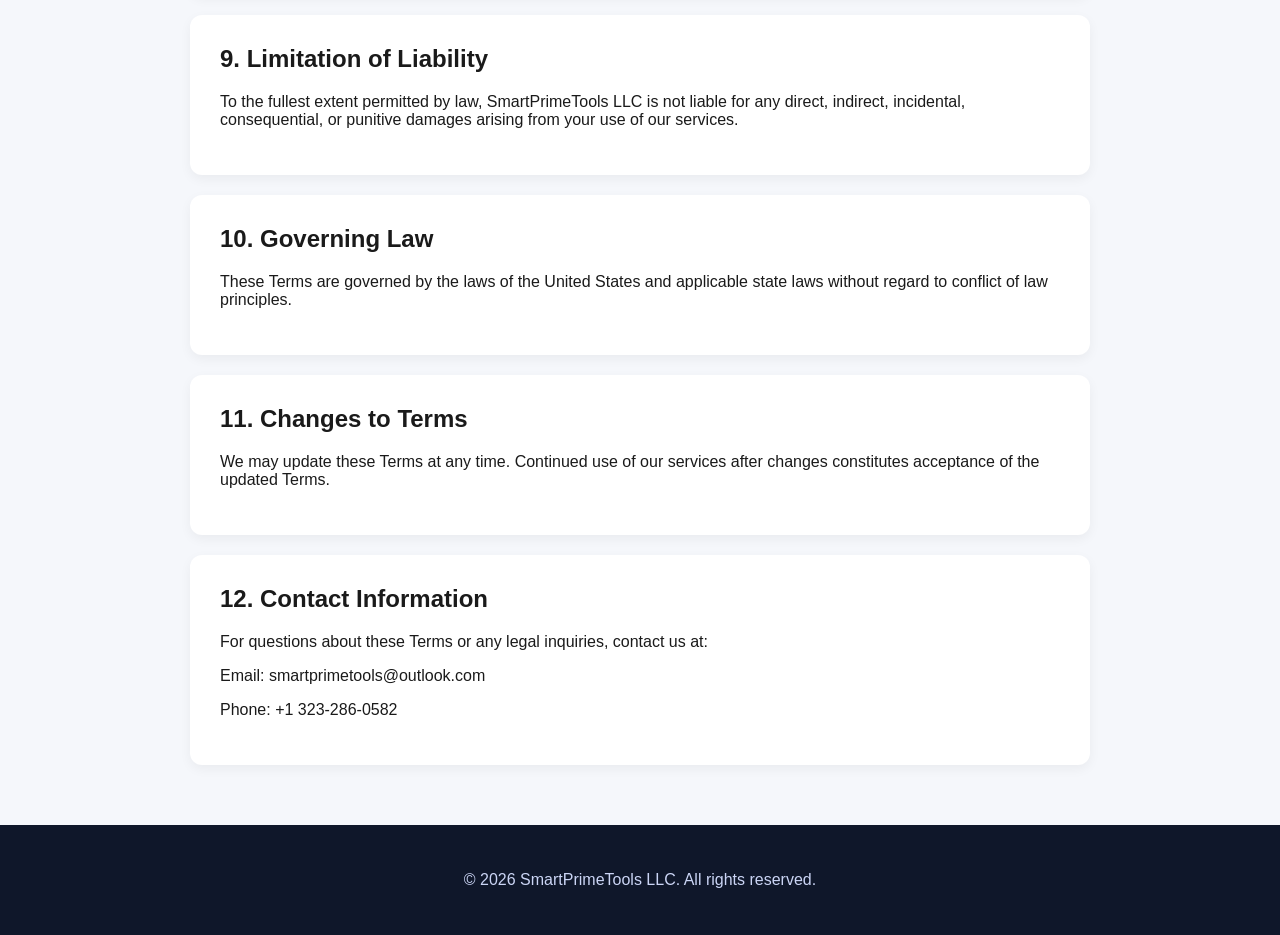
<file: terms.html>
<!doctype html>
<html lang="en">
  <head>
    <meta charset="UTF-8" />
    <meta name="viewport" content="width=device-width, initial-scale=1.0" />
    <title>Terms and Conditions - SmartPrimeTools LLC</title>

    <style>
      body {
        margin: 0;
        font-family:
          -apple-system, BlinkMacSystemFont, "Segoe UI", Roboto, Arial;
        background: #f5f7fb;
        color: #1a1a1a;
      }

      header {
        background: #0f172a;
        color: white;
        padding: 20px 40px;
        display: flex;
        justify-content: space-between;
        align-items: center;
      }

      nav a {
        color: #cbd5f5;
        margin-left: 20px;
        text-decoration: none;
        font-size: 14px;
      }

      nav a:hover {
        color: white;
      }

      .section {
        max-width: 900px;
        margin: 40px auto;
        padding: 0 20px;
      }

      .card {
        background: white;
        padding: 30px;
        border-radius: 12px;
        margin-top: 20px;
        box-shadow: 0 4px 12px rgba(0, 0, 0, 0.05);
      }

      h1,
      h2 {
        margin-top: 0;
      }

      footer {
        background: #0f172a;
        color: #cbd5f5;
        text-align: center;
        padding: 30px;
        margin-top: 60px;
      }
    </style>
  </head>
  <body>
    <header>
      <h2>SmartPrimeTools LLC</h2>
      <nav>
        <a href="index.html">Home</a>
        <a href="support.html">Support</a>
        <a href="refund.html">Refund</a>
        <a href="cancellation.html">Cancellation</a>
        <a href="legal.html">Legal</a>
        <a href="promotions.html">Promotions</a>
      </nav>
    </header>

    <section class="section">
      <h1>Terms and Conditions</h1>

      <div class="card">
        <h2>1. Acceptance of Terms</h2>
        <p>
          By accessing or using services provided by SmartPrimeTools LLC, you
          agree to be bound by these Terms and Conditions. If you do not agree,
          you may not access or use our services.
        </p>
      </div>

      <div class="card">
        <h2>2. Services</h2>
        <p>
          SmartPrimeTools LLC offers digital software tools and services
          delivered electronically. Services may include one-time purchases or
          subscription-based access.
        </p>
      </div>

      <div class="card">
        <h2>3. Eligibility</h2>
        <p>
          You must be at least 18 years old or of legal age in your jurisdiction
          to use our services. By using our services, you represent and warrant
          that you meet these eligibility requirements.
        </p>
      </div>

      <div class="card">
        <h2>4. User Accounts</h2>
        <p>
          Some services may require the creation of a user account. You are
          responsible for maintaining the confidentiality of your account
          information and for all activities under your account.
        </p>
      </div>

      <div class="card">
        <h2>5. Payment and Billing</h2>
        <p>
          Payments for our services must be made using the methods provided.
          Subscription services automatically renew unless canceled prior to the
          next billing cycle. All fees are non-refundable unless explicitly
          stated in our Refund Policy.
        </p>
      </div>

      <div class="card">
        <h2>6. Intellectual Property</h2>
        <p>
          All content, software, and materials provided by SmartPrimeTools LLC
          are protected by copyright, trademark, and other intellectual property
          laws. You may not reproduce, distribute, or create derivative works
          without permission.
        </p>
      </div>

      <div class="card">
        <h2>7. Acceptable Use</h2>
        <p>
          You may not use our services for any unlawful, fraudulent, or harmful
          activities, including but not limited to distributing malware,
          infringing intellectual property, or violating applicable laws.
        </p>
      </div>

      <div class="card">
        <h2>8. Termination</h2>
        <p>
          SmartPrimeTools LLC may suspend or terminate your access for
          violations of these terms, legal requirements, or abusive behavior.
          Termination does not relieve you from any outstanding payment
          obligations.
        </p>
      </div>

      <div class="card">
        <h2>9. Limitation of Liability</h2>
        <p>
          To the fullest extent permitted by law, SmartPrimeTools LLC is not
          liable for any direct, indirect, incidental, consequential, or
          punitive damages arising from your use of our services.
        </p>
      </div>

      <div class="card">
        <h2>10. Governing Law</h2>
        <p>
          These Terms are governed by the laws of the United States and
          applicable state laws without regard to conflict of law principles.
        </p>
      </div>

      <div class="card">
        <h2>11. Changes to Terms</h2>
        <p>
          We may update these Terms at any time. Continued use of our services
          after changes constitutes acceptance of the updated Terms.
        </p>
      </div>

      <div class="card">
        <h2>12. Contact Information</h2>
        <p>
          For questions about these Terms or any legal inquiries, contact us at:
        </p>
        <p>Email: smartprimetools@outlook.com</p>
        <p>Phone: +1 323-286-0582</p>
      </div>
    </section>

    <footer>
      <p>© 2026 SmartPrimeTools LLC. All rights reserved.</p>
    </footer>
  </body>
</html>
</file>
